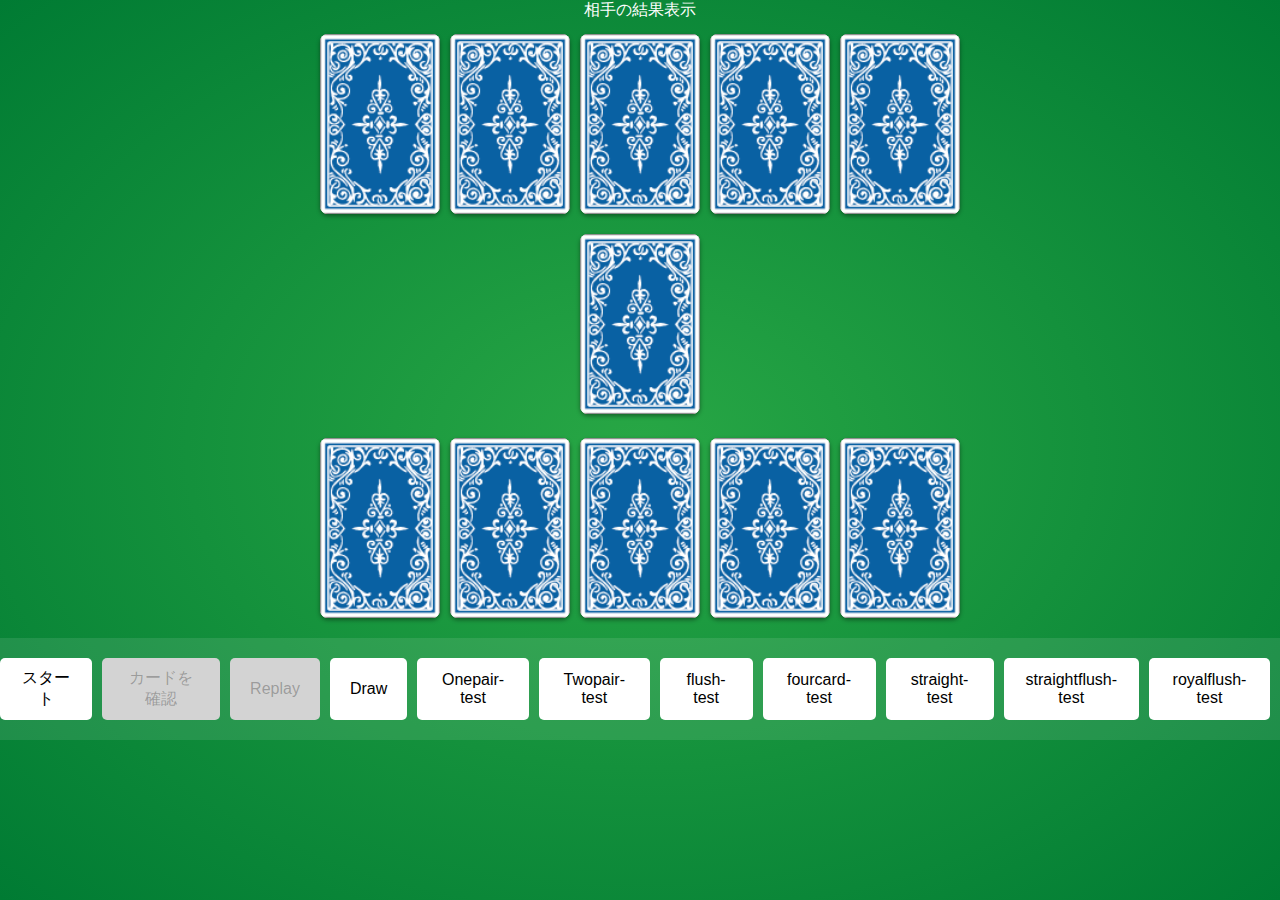
<file: index.html>
<!DOCTYPE html>
<html lang="ja">
<head>
  <meta charset="utf-8">
  <meta name="viewport" content="width=device-width, initial-scale=1.0"/>
  <title>Poker</title>
  <!--<link rel="stylesheet" href="main.css"> -->
<style>
  body{
    margin: 0;
    padding: 0;
    background: radial-gradient(#28a745, #007b33);
    font-family: sans-serif;
    display: flex;
    flex-direction: column;
    align-items: center;
    justify-content: space-between;
    min-height: 100vh;
  }

  .game-container {
    display: flex;
    flex-direction: column;
    align-items: center;
    gap:10px;
    margin-bottom: 20px;
  }

  .opponent-result,
  .player-result {
    height: 24px;
    color: white;
  }

  .hand, .opponent-hand, .hand-row {
    display: flex;
    gap: 10px;
    justify-content: center;
    flex-wrap: nowrap;
  }

  .deck-area {
    margin: 10px 0;
  }
  
  .hand {
    display: flex;
    gap: 10px;
  }

  .deck {
    margin: 10px 0;
  }

  .card {
    width: 120px;
    height: 180px;
    background-color: white;
    border-radius: 8px;
    box-shadow: 0 2px 4px rgba(0, 0, 0, 0.4);
    background-image: url('images/red.png');/*赤いカード画像*/
    background-size: cover;
  }

  .card.blue {
    background-image: url('images/blue.png');/*自分用カード*/
  }

  .card.yamafuda {
    background-image: url('images/yamafuda.png');/*山札*/
  }

  .buttons {
    margin-top: auto;
    width: 100%;
    padding: 20px;
    display: flex;
    justify-content: center;
    gap: 10px;
    background-color: rgba(255 ,255, 255 ,0.1);
  }
  button {
    padding: 10px 20px;
    font-size: 1rem;
    border: none;
    border-radius: 5px;
    background-color: white;
    cursor: pointer;
  }

  button:disabled {
    background-color: lightgray;
    cursor: not-allowed;
  }
  @media (max-width: 600px){
    .card {
      width: 60px;  /*通常サイズの半分*/
      height: 90px;
    }
    .buttons {
      display: flex;
      flex-direction: column;  /*ボタンを縦並びに*/
      align-items: center;
    }
    .hand, .opponent-hand, .hand-row {
      flex-wrap: wrap; /*折り返し可能に*/
    }
    button {
      width: 90%;     /*横幅を広げる*/
      font-size: 1rem;/*小さめに*/
    }
    .card.you{
      margin-top: 20px;
    }
  }
</style>
</head>
<body>
  <div class="game-container">
      <div class="opponent-result">相手の結果表示</div>
  <!--相手の手札-->
      <div class="opponent-hand">
        <img class="card opponent" src="images/blue.png" alt="op1" />
        <img class="card opponent" src="images/blue.png" alt="op2"/>
        <img class="card opponent" src="images/blue.png" alt="op3"/>
        <img class="card opponent" src="images/blue.png" alt="op4"/>
        <img class="card opponent" src="images/blue.png" alt="op5"/>
      </div>

       <!--山札-->
      <div class="deck-area">
        <img src="images/blue.png" id="deck" class="deck-card card" alt="山札">
      </div>

      <!--自分の手札-->
    <div id="player-hand" class="hand-row">
      <img class="card you" src="images/blue.png" alt="you1">
      <img class="card you" src="images/blue.png" alt="you2">
      <img class="card you" src="images/blue.png" alt="you3">
      <img class="card you" src="images/blue.png" alt="you4">
      <img class="card you" src="images/blue.png" alt="you5">
    </div>
    <!--役の判定表示結果-->
    <div id="result-area"></div>

    <!--ボタン群-->
    <div class="buttons" >
        <button class="button" id="start">スタート</button>
        <button class="button" id="reveal" disabled>カードを確認</button>
        <button class="button" id="replay" disabled>Replay</button>
        <button class="button" id="draw">Draw</button>
        <button class="button" id="one-pair-test">Onepair-test</button>
        <button class="button" id="two-pair-test">Twopair-test</button>
        <button class="button" id="flush-test">flush-test</button>
        <button class="button" id="fourcard-test">fourcard-test</button>
        <button class="button" id="straight-test">straight-test</button>
        <button class="button" id="straightflush-test">straightflush-test</button>
        <button class="button" id="royalflush-test">royalflush-test</button>
        <div id="result"></div>
    </div>

<!--スクリプト-->
  <script type="module" src="js/app.js"></script>
  <script type="module" src="js/test.js"></script>
  </div>
</body>
</html>
</file>
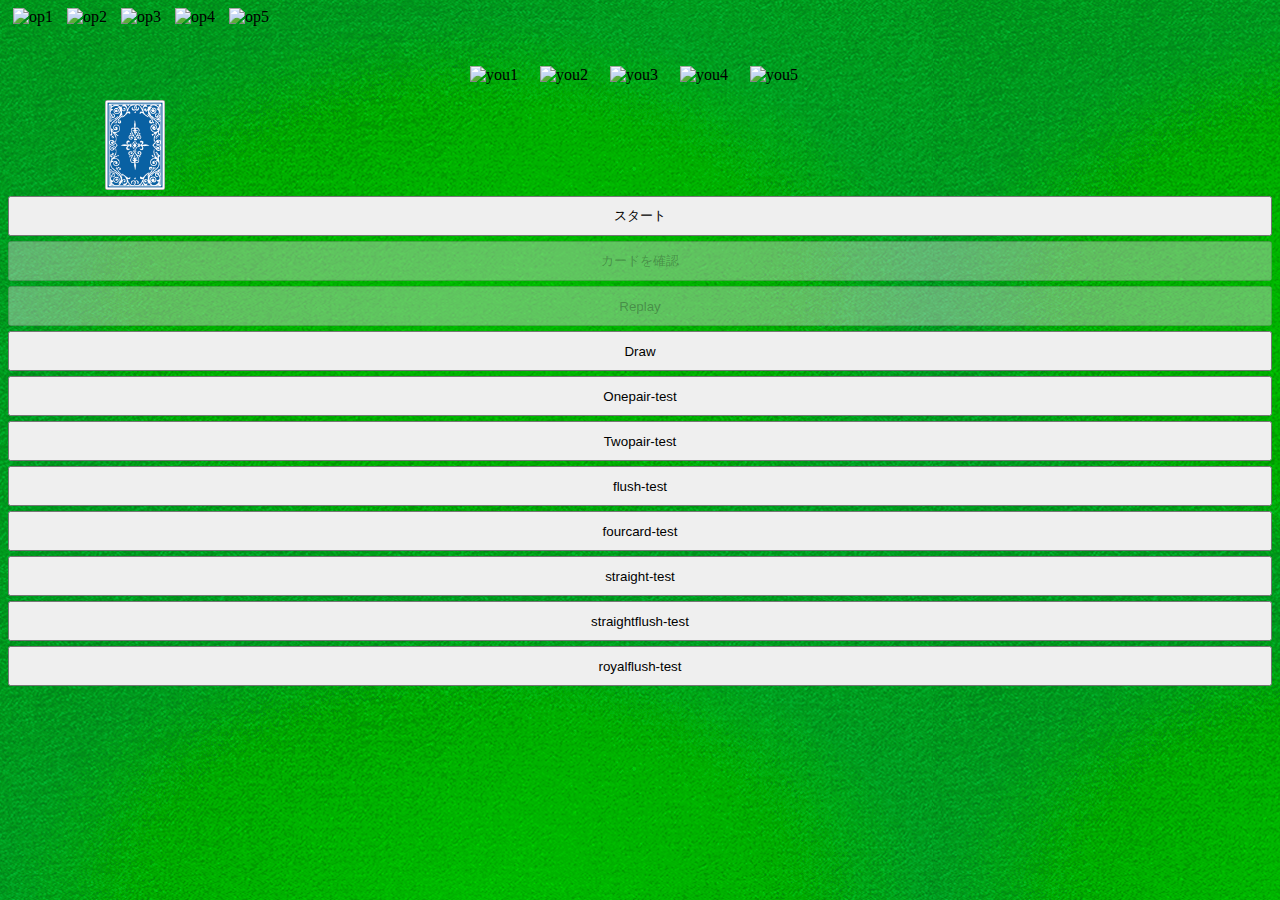
<file: Poker003/index.html>
<!DOCTYPE html>
<html lang="ja">
<head>
  <meta charset="utf-8">
  <meta name="viewport" content="width=device-width">
  <title>Poker</title>
  <link rel="stylesheet" href="main.css">
</head>
<body>
    <!--相手の手札-->
      <div class="opponent-hand">
        <img class="card opponent" alt="op1" />
        <img class="card opponent" alt="op2"/>
        <img class="card opponent" alt="op3"/>
        <img class="card opponent" alt="op4"/>
        <img class="card opponent" alt="op5"/>
      </div>

      <!--山札-->
      <div class="deck-area">
        <img src="images/blue.png" id="deck"class="deck-card card" alt="山札">
      </div>

      <!--自分の手札-->
    <div id="player-hand" class="hand-row">
      <img class="card you" alt="you1">
      <img class="card you" alt="you2">
      <img class="card you" alt="you3">
      <img class="card you" alt="you4">
      <img class="card you" alt="you5">
    </div>
    
    <div class="button-area" >
        <button class="button" id="start">スタート</button>
        <button class="button" id="reveal" disabled>カードを確認</button>
        <button class="button" id="replay" disabled>Replay</button>
        <button class="button" id="draw">Draw</button>
        <button class="button" id="one-pair-test">Onepair-test</button>
        <button class="button" id="two-pair-test">Twopair-test</button>
        <button class="button" id="flush-test">flush-test</button>
        <button class="button" id="fourcard-test">fourcard-test</button>
        <button class="button" id="straight-test">straight-test</button>
        <button class="button" id="straightflush-test">straightflush-test</button>
        <button class="button" id="royalflush-test">royalflush-test</button>
        <div id="result"></div>
    </div>
  
  </table>
<div id="result-area"></div>
<script type="module" src="js/app.js"></script>
<script type="module" src="js/test.js"></script>

</body>
</html>
</file>
<file: main.css>
/*全体のレイアウト設定*/
body {
  display: flex;
  flex-direction: column;
  align-items: center;
  justify-content: flex-start;
  min-height: 100vh;
  margin: 0;
  padding: 0;
  background-color: #2e2e2e;
  font-family: sans-serif;
}

/*山札の表示位置*/
.deck-area {
  display: flex;
  margin: 100px auto;
  justify-content: center;
}
.deck-card {
  position: relative; /* または削除 */
  margin: 0 auto;
}

/* プレーヤーの手札、相手の手札*/
#player-hand,
.opponent-hand {
  display: flex;
  justify-content: center;
  gap: 10px;
  margin: 20px 0;
  /*margin-bottom: 80px; 下に余白追加でボタンとの重なりを防ぐ*/
  /*padding-bottom: 40px;十分な下にスペース　*/ 
}

#player-hand {
  display: flex;
  margin-top: 0;
  margin-bottom: 80px;
  justify-content: center;
  position: relative;
  gap: 10px;
}

.opponent-hand {
  margin-top: 120px;
  border: 2px dashed red; /* 位置確認用 */
}
/*カード画像*/
.card {
  opacity: 0;
  transition: opacity 0.3s ease;
  position: relative;
  z-index: 30;
}

/*結果表示エリア*/
#result-area {
  color: white;
  font-size:20px;
  margin: 20px;
  text-align: center;
  margin-top: 30px;
  margin-bottom: 10px;/*ボタンと結果表示エリアとの間にスペースを設ける*/
  position: relative;
  z-index: 1000;
}

/*ボタン群を画面下に配置（必要に応じて固定）*/
.button-area {
  display: flex;
  flex-wrap: wrap;
  justify-content: center;
  gap: 10px;
  padding: 10px 15px;
  background-color: #1c1c1c;
  width: 100%;
  box-sizing: border-box;

  position: fixed;
  bottom: 0;
  left: 0;
  z-index: 1000;
}

/*ボタン共通スタイル*/
.button {
  padding: 10px 15px;
  font-size: 14px;
  border:none;
  border-radius: 6px;
  background-color: #444;
  color: white;
  cursor: pointer;
  margin-top: 20px;
}

.button:disabled{
  background-color: #666;
  cursor: not-allowed;
}

/*カードを配るアニメーション*/
@keyframes flyFromDeckToTop {
  from{
    transform: translate(0,0);
    opacity: 0;
  }
  to{
    transform: translate(-100px,-150px); /*相手の手札の方向へ*/
    opacity: 1;
  }
}

@keyframes flyFromDeckToBottom {
  from{
    transform: translate(0,0);
    opacity: 0;
  }
  to{
    transform: translate(-100px,150px);/*自分の手札の方向へ*/
    opacity:1;
  }
}

.card.deal-to-top{
  animation: flyFromDeckToTop 0.4s ease-out forwards;
}
.card.deal-to-bottom{
  animation: flyFromDeckToBottom 0.4s ease-out forwards;
}
.dealing {
  transition: transform 0.5s ease-out;
  z-index: 999;
  pointer-events: none;
  position: absolute;
}
.game-container{
  padding-bottom: 120px;
}
</file>
<file: Poker003/main.css>
body {
  background: url(../images/board.png);
}

.field {
  --drop-shadow: 0 10px 25px 0 rgb(0 0 0 / 50%);
  position: fixed;
  inset: 0;
  margin: auto;
  width: clamp(300px, 100%, 540px);
  border-spacing: 5px;
}

.field td {
  position: relative;
}

.card {
  transition: 0.3s linear;
  max-width: 100%;
  position: relative;
  z-index: 1;
}

.card.stock {
  box-shadow: var(--drop-shadow);
  filter: hue-rotate(135deg);
}

.card.stock:nth-child(1) {
  position: absolute;
  top: -5px;
  left: -5px;
}

.card.stock:nth-child(2) {
  position: relative;
}

.card.stock:nth-child(3) {
  position: absolute;
  top: 5px;
  left: 5px;
}

.card.selected {
  transform: translateY(var(--shiftY));
  box-shadow: var(--drop-shadow);
}

.card.com.selected {
  --shiftY: -20%;
}

.card.you.selected {
  --shiftY: 20%;
}

.button {
  width: 100%;
  height: 3em;
  box-shadow: var(--drop-shadow);
}

.button + .button {
  margin-top: 5px;
}
#result{
  font-weight: hold;
  margin-top:10px;
}
.deck-card{
  position: absolute;
  top: 100px;
  left: 100px;
  width: 60px;
  transition: transform 0.6s ease, top 0.6s ease , left 0.6s ease;
  z-index: 10;
}
.hand-row{
  display: flex;
  justify-content: center;
  margin: 40px;
}
.card{
  width: 60px;
  height: 90px;
  margin:0 5px;
}
@keyframes flyFromDeckToTop {
  from{
    transform: translate(0,0);
    opacity: 0;
  }
  to{
    transform: translate(-100px,-150px);/*相手の手札の方向へ*/
    opacity: 1;
  }
}
@keyframes flyFromDeckToBottom {
  from{
    transform: translate(0,0);
    opacity: 0;
  }
  to{
    transform: translate(-100px,150px);/*自分の手札の方向へ*/
    opacity:1;
  }
}

.card.deal-to-top{
  animation: flyFromDeckToTop 0.4s ease-out forwards;
}
.card.deal-to-bottom{
  animation: flyFromDeckToBottom 0.4s ease-out forwards;
}
</file>
